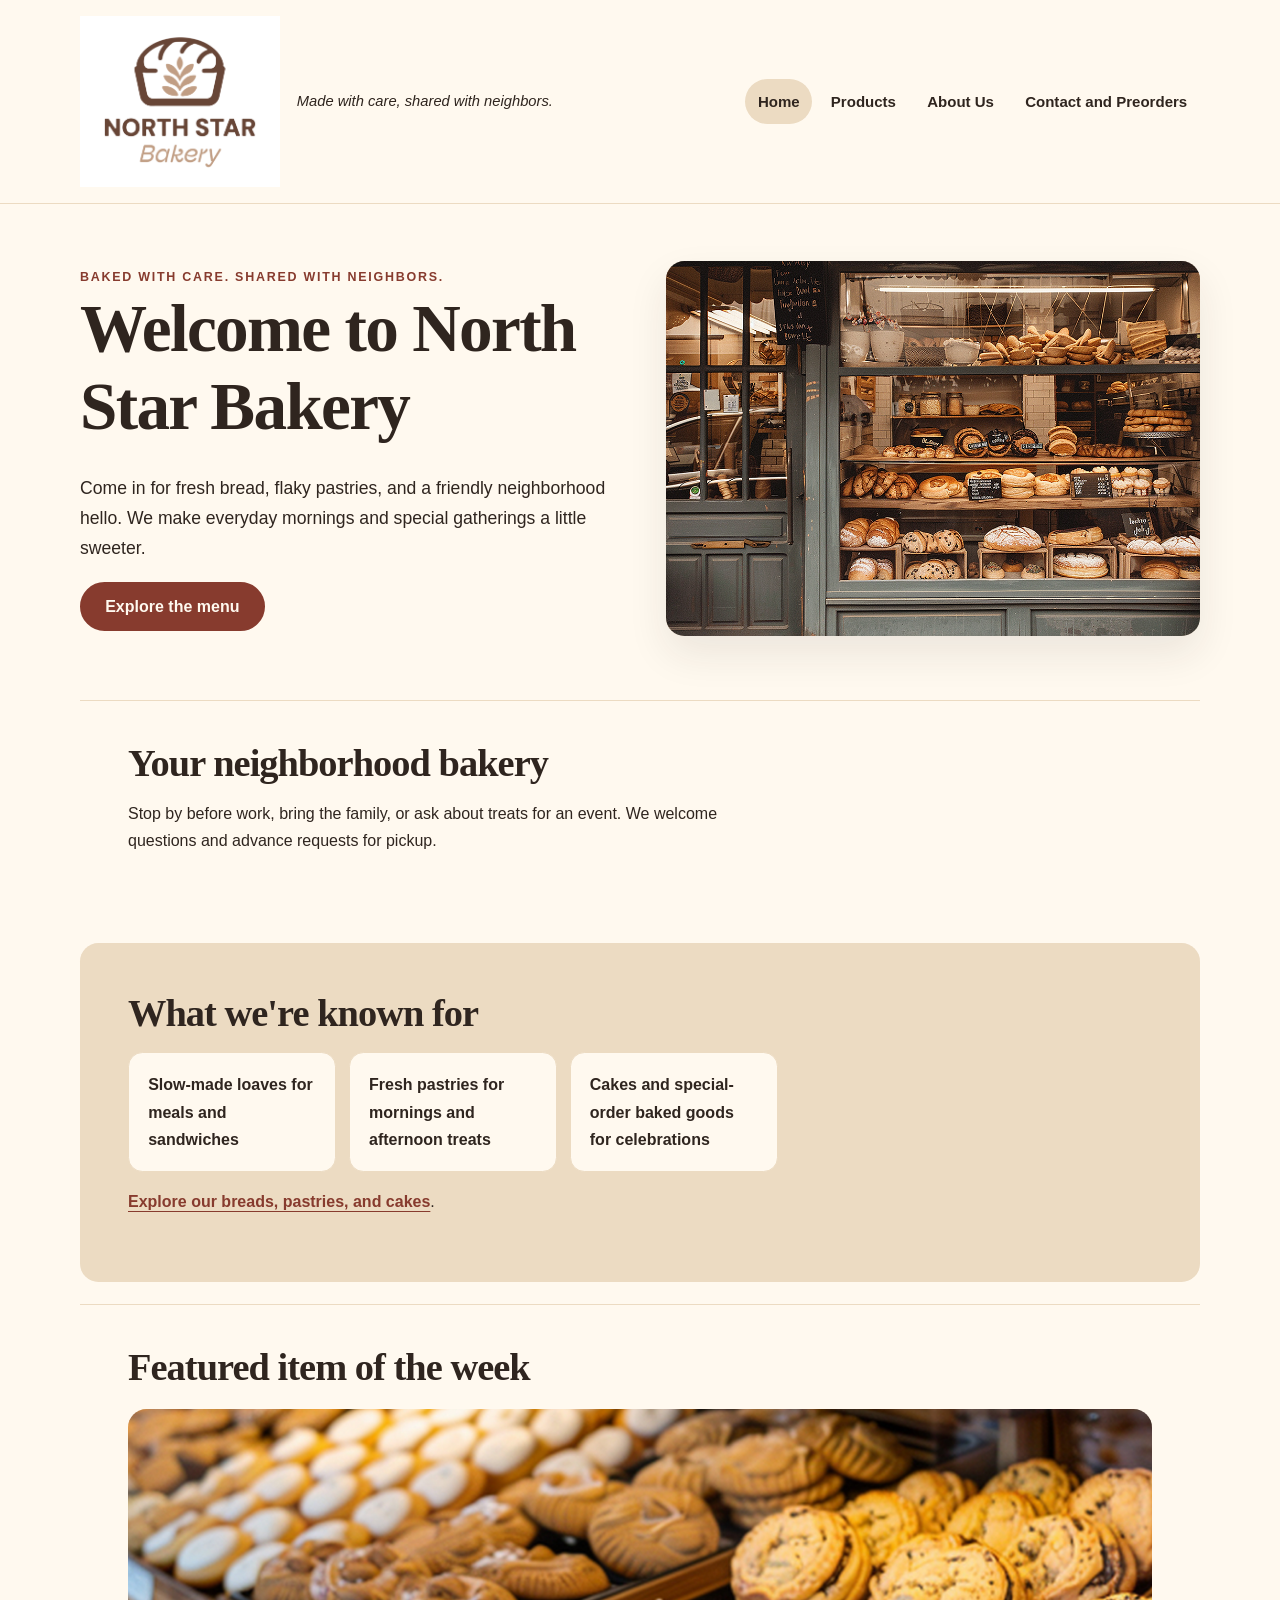
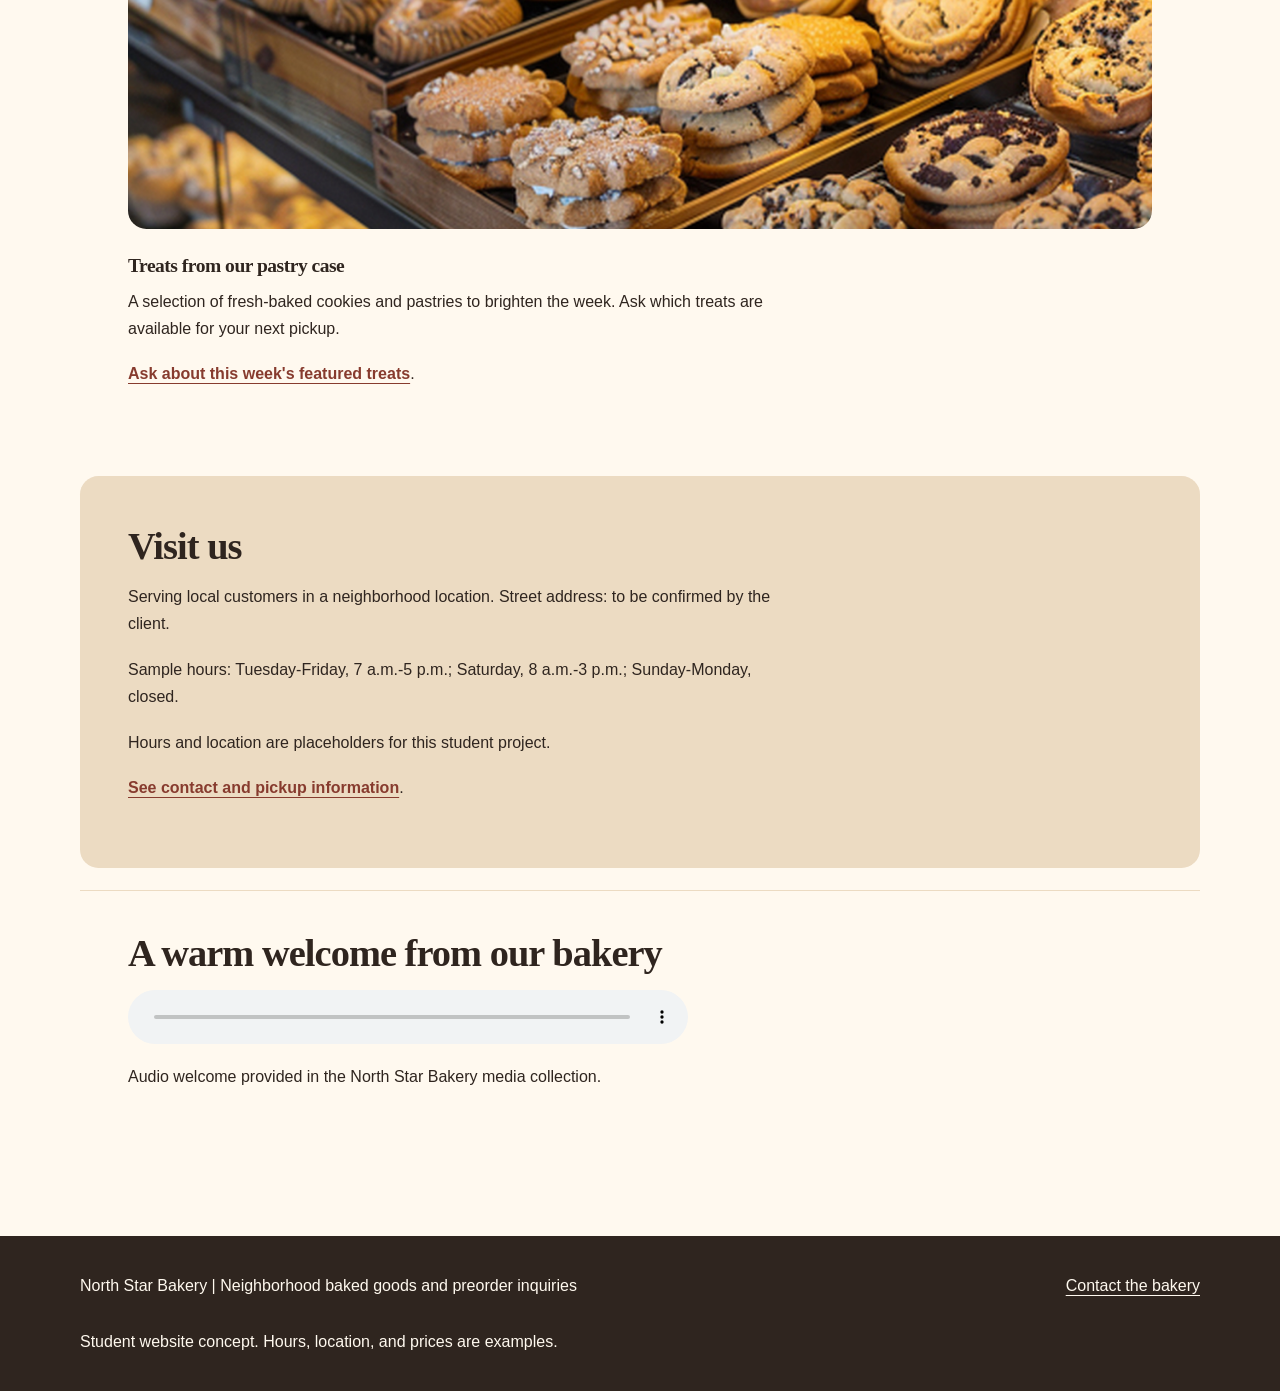
<file: index.html>
<!DOCTYPE html>
<html lang="en">
<head>
<meta charset="utf-8"/>
<meta content="width=device-width, initial-scale=1" name="viewport"/>
<meta content="Welcome to North Star Bakery for fresh breads and pastries." name="description"/>
<title>Home | North Star Bakery</title>
<link href="styles.css" rel="stylesheet"/></head>
<body class="bakery-site">
<a class="skip-link" href="#main-content">Skip to main content</a>
<header class="site-header"><div class="header-inner">
<a class="brand-link" href="index.html">
<img alt="North Star Bakery logo" class="brand-logo" src="media/bakery-logo_c.png"/>
</a>
<p class="brand-tagline">Made with care, shared with neighbors.</p>
<nav aria-label="Main navigation" class="site-nav">
<ul class="nav-links">
<li><a aria-current="page" href="index.html">Home</a></li>
<li><a href="products.html">Products</a></li>
<li><a href="about.html">About Us</a></li>
<li><a href="contact.html">Contact and Preorders</a></li>
</ul>
</nav>
</div></header>
<main class="page-container" id="main-content"><section aria-label="Page introduction" class="page-hero"><div class="hero-copy"><p class="eyebrow">Baked with care. Shared with neighbors.</p><h1>Welcome to North Star Bakery</h1><p>Come in for fresh bread, flaky pastries, and a friendly neighborhood
  hello. We make everyday mornings and special gatherings a little sweeter.</p><a class="button-link" href="products.html">Explore the menu</a></div><div class="hero-media"><img alt="North Star Bakery neighborhood storefront" decoding="async" loading="eager" src="media/bakery-storefront_c.png"/></div></section>


<section aria-labelledby="our-bakery-heading" class="content-section">
<h2 id="our-bakery-heading">Your neighborhood bakery</h2>

<p>Stop by before work, bring the family, or ask about treats for an event.
    We welcome questions and advance requests for pickup.</p>
</section>
<section aria-labelledby="specialties-heading" class="content-section surface-section">
<h2 id="specialties-heading">What we're known for</h2>
<ul class="specialty-list">
<li>Slow-made loaves for meals and sandwiches</li>
<li>Fresh pastries for mornings and afternoon treats</li>
<li>Cakes and special-order baked goods for celebrations</li>
</ul>
<p><a href="products.html">Explore our breads, pastries, and cakes</a>.</p>
</section>
<section aria-labelledby="feature-heading" class="content-section feature-section">
<h2 id="feature-heading">Featured item of the week</h2>
<picture class="feature-picture">
<source media="(min-width: 700px)" srcset="media/bakery-feature-large_c.png"/>
<img alt="Assorted freshly baked cookies and pastries in the bakery display" decoding="async" loading="lazy" src="media/bakery-feature-small_c.png"/>
</picture>
<h3>Treats from our pastry case</h3>
<p>A selection of fresh-baked cookies and pastries to brighten the week.
    Ask which treats are available for your next pickup.</p>
<p><a href="contact.html">Ask about this week's featured treats</a>.</p>
</section>
<section aria-labelledby="visit-heading" class="content-section surface-section">
<h2 id="visit-heading">Visit us</h2>
<p>Serving local customers in a neighborhood location.
    Street address: to be confirmed by the client.</p>
<p>Sample hours: Tuesday-Friday, 7 a.m.-5 p.m.; Saturday,
    8 a.m.-3 p.m.; Sunday-Monday, closed.</p>
<p>Hours and location are placeholders for this student project.</p>
<p><a href="contact.html">See contact and pickup information</a>.</p>
</section>
<section aria-labelledby="welcome-heading" class="content-section">
<h2 id="welcome-heading">A warm welcome from our bakery</h2>
<audio controls="" preload="none">
<source src="media/bakery-welcome_c.mp3" type="audio/mpeg"/>
<p>Your browser cannot play this welcome audio.
      <a href="media/bakery-welcome_c.mp3">Download the audio welcome</a>.</p>
</audio>
<p>Audio welcome provided in the North Star Bakery media collection.</p>
</section>
</main>
<footer class="site-footer"><div class="footer-inner">
<p>North Star Bakery | Neighborhood baked goods and preorder inquiries</p>
<p><a href="contact.html">Contact the bakery</a></p>
<p>Student website concept. Hours, location, and prices are examples.</p>
</div></footer>
</body>
</html>
</file>
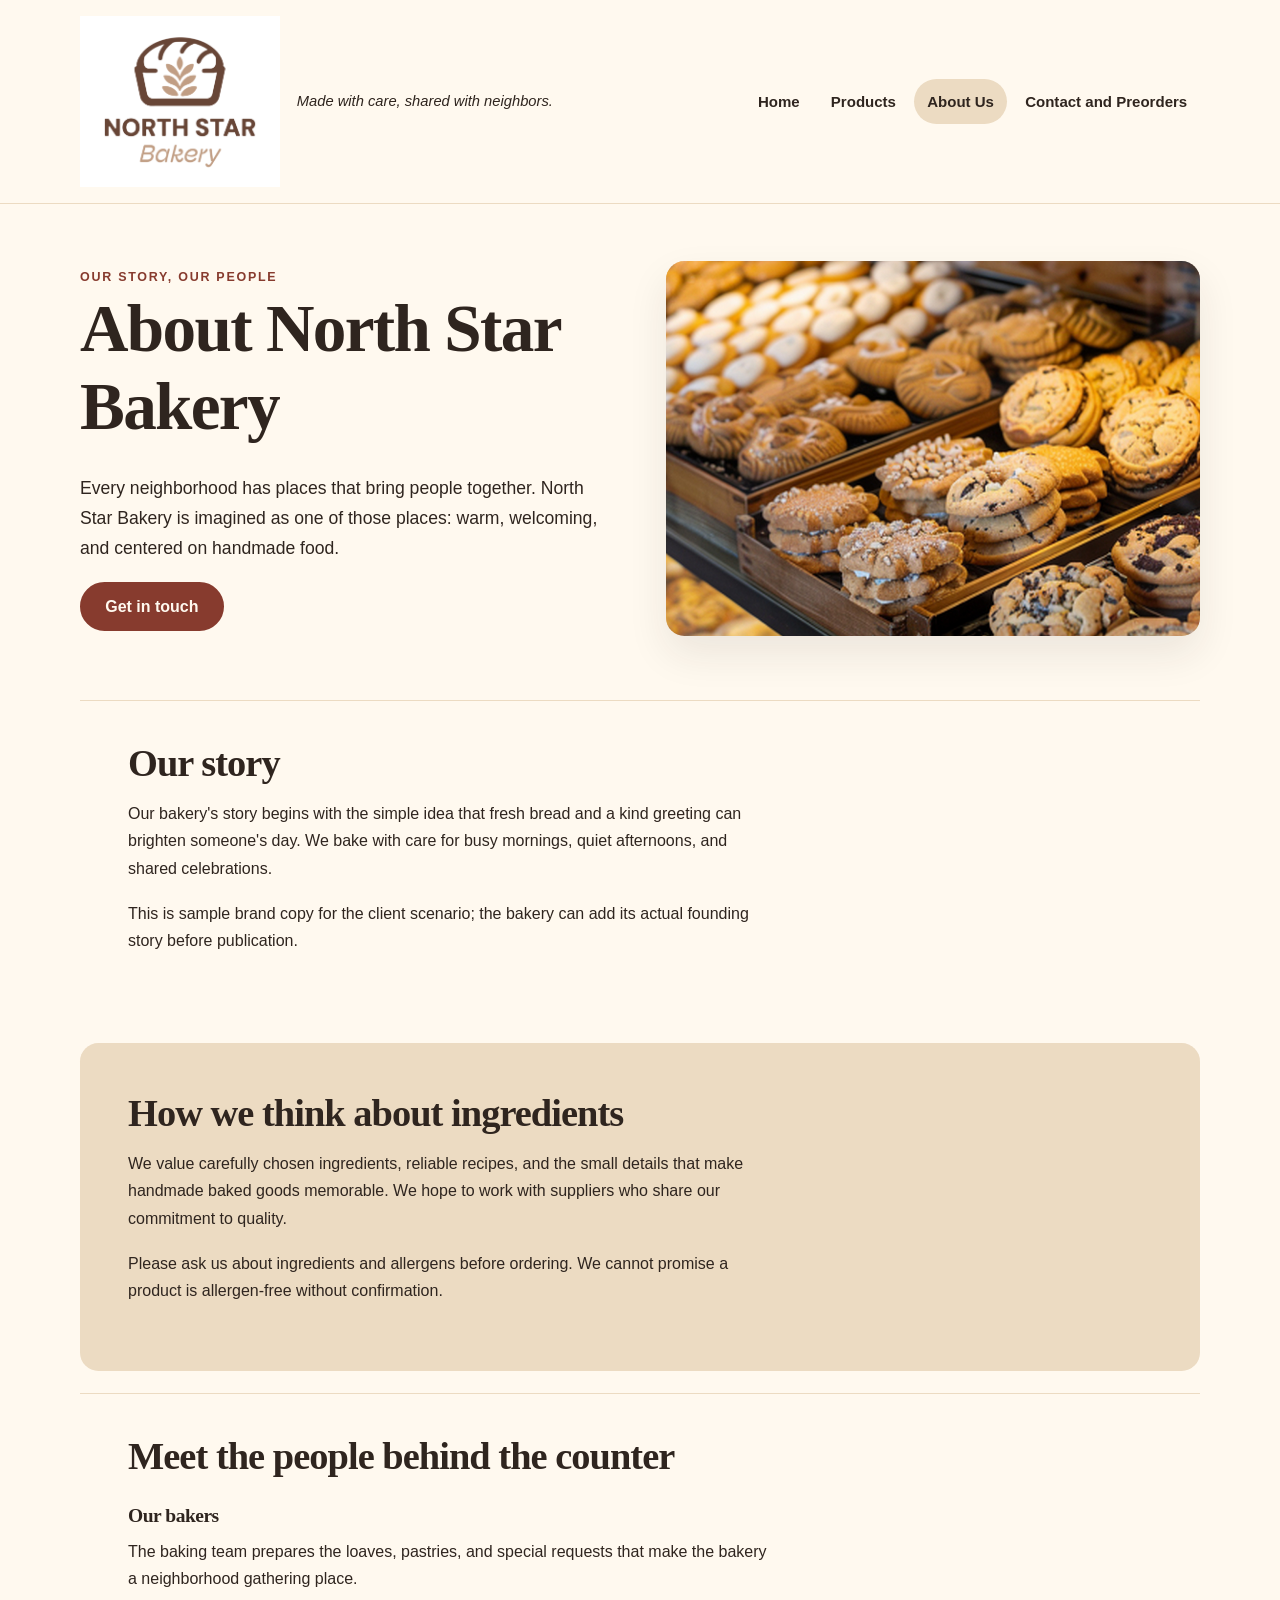
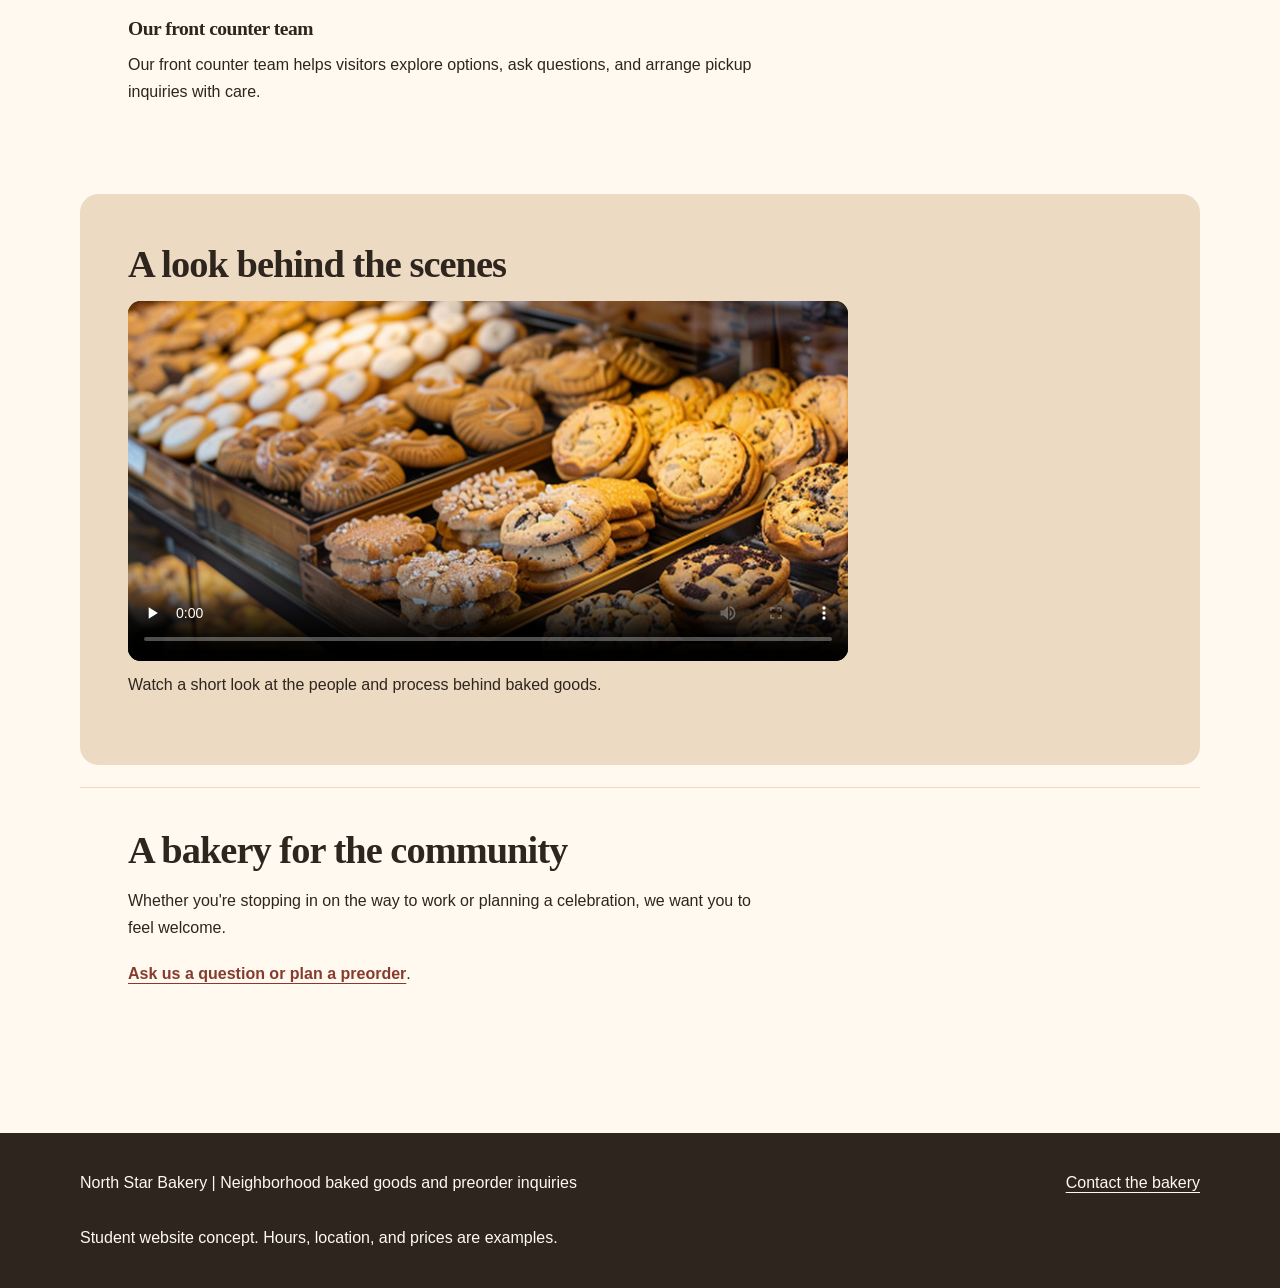
<file: about.html>
<!DOCTYPE html>
<html lang="en">
<head>
<meta charset="utf-8"/>
<meta content="width=device-width, initial-scale=1" name="viewport"/>
<meta content="Learn about our bakery story, sourcing philosophy, and staff." name="description"/>
<title>About Us | North Star Bakery</title>
<link href="styles.css" rel="stylesheet"/></head>
<body class="bakery-site">
<a class="skip-link" href="#main-content">Skip to main content</a>
<header class="site-header"><div class="header-inner">
<a class="brand-link" href="index.html">
<img alt="North Star Bakery logo" class="brand-logo" src="media/bakery-logo_c.png"/>
</a>
<p class="brand-tagline">Made with care, shared with neighbors.</p>
<nav aria-label="Main navigation" class="site-nav">
<ul class="nav-links">
<li><a href="index.html">Home</a></li>
<li><a href="products.html">Products</a></li>
<li><a aria-current="page" href="about.html">About Us</a></li>
<li><a href="contact.html">Contact and Preorders</a></li>
</ul>
</nav>
</div></header>
<main class="page-container" id="main-content"><section aria-label="Page introduction" class="page-hero"><div class="hero-copy"><p class="eyebrow">Our story, our people</p><h1>About North Star Bakery</h1><p>Every neighborhood has places that bring people together.
  North Star Bakery is imagined as one of those places: warm,
  welcoming, and centered on handmade food.</p><a class="button-link" href="contact.html">Get in touch</a></div><div class="hero-media"><img alt="Fresh baked goods from the North Star Bakery collection" decoding="async" loading="eager" src="media/bakery-feature-large_c.png"/></div></section>


<section aria-labelledby="story-heading" class="content-section">
<h2 id="story-heading">Our story</h2>
<p>Our bakery's story begins with the simple idea that fresh bread
    and a kind greeting can brighten someone's day. We bake with care
    for busy mornings, quiet afternoons, and shared celebrations.</p>
<p>This is sample brand copy for the client scenario; the bakery
    can add its actual founding story before publication.</p>
</section>
<section aria-labelledby="sourcing-heading" class="content-section surface-section">
<h2 id="sourcing-heading">How we think about ingredients</h2>
<p>We value carefully chosen ingredients, reliable recipes, and
    the small details that make handmade baked goods memorable.
    We hope to work with suppliers who share our commitment to quality.</p>
<p>Please ask us about ingredients and allergens before ordering.
    We cannot promise a product is allergen-free without confirmation.</p>
</section>
<section aria-labelledby="team-heading" class="content-section">
<h2 id="team-heading">Meet the people behind the counter</h2>
<h3>Our bakers</h3>
<p>The baking team prepares the loaves, pastries, and special requests
    that make the bakery a neighborhood gathering place.</p>
<h3>Our front counter team</h3>
<p>Our front counter team helps visitors explore options, ask questions,
    and arrange pickup inquiries with care.</p>
</section>
<section aria-labelledby="behind-scenes-heading" class="content-section surface-section">
<h2 id="behind-scenes-heading">A look behind the scenes</h2>
<video controls="" poster="media/bakery-feature-large_c.png" preload="none">
<source src="media/bakery-behind-scenes_c.mp4" type="video/mp4"/>
<p>Your browser cannot play this bakery video.
      <a href="media/bakery-behind-scenes_c.mp4">Download the video</a>.</p>
</video>
<p>Watch a short look at the people and process behind baked goods.</p>
</section>
<section aria-labelledby="community-heading" class="content-section">
<h2 id="community-heading">A bakery for the community</h2>
<p>Whether you're stopping in on the way to work or planning a
    celebration, we want you to feel welcome.</p>
<p><a href="contact.html">Ask us a question or plan a preorder</a>.</p>
</section>
</main>
<footer class="site-footer"><div class="footer-inner">
<p>North Star Bakery | Neighborhood baked goods and preorder inquiries</p>
<p><a href="contact.html">Contact the bakery</a></p>
<p>Student website concept. Hours, location, and prices are examples.</p>
</div></footer>
</body>
</html>
</file>
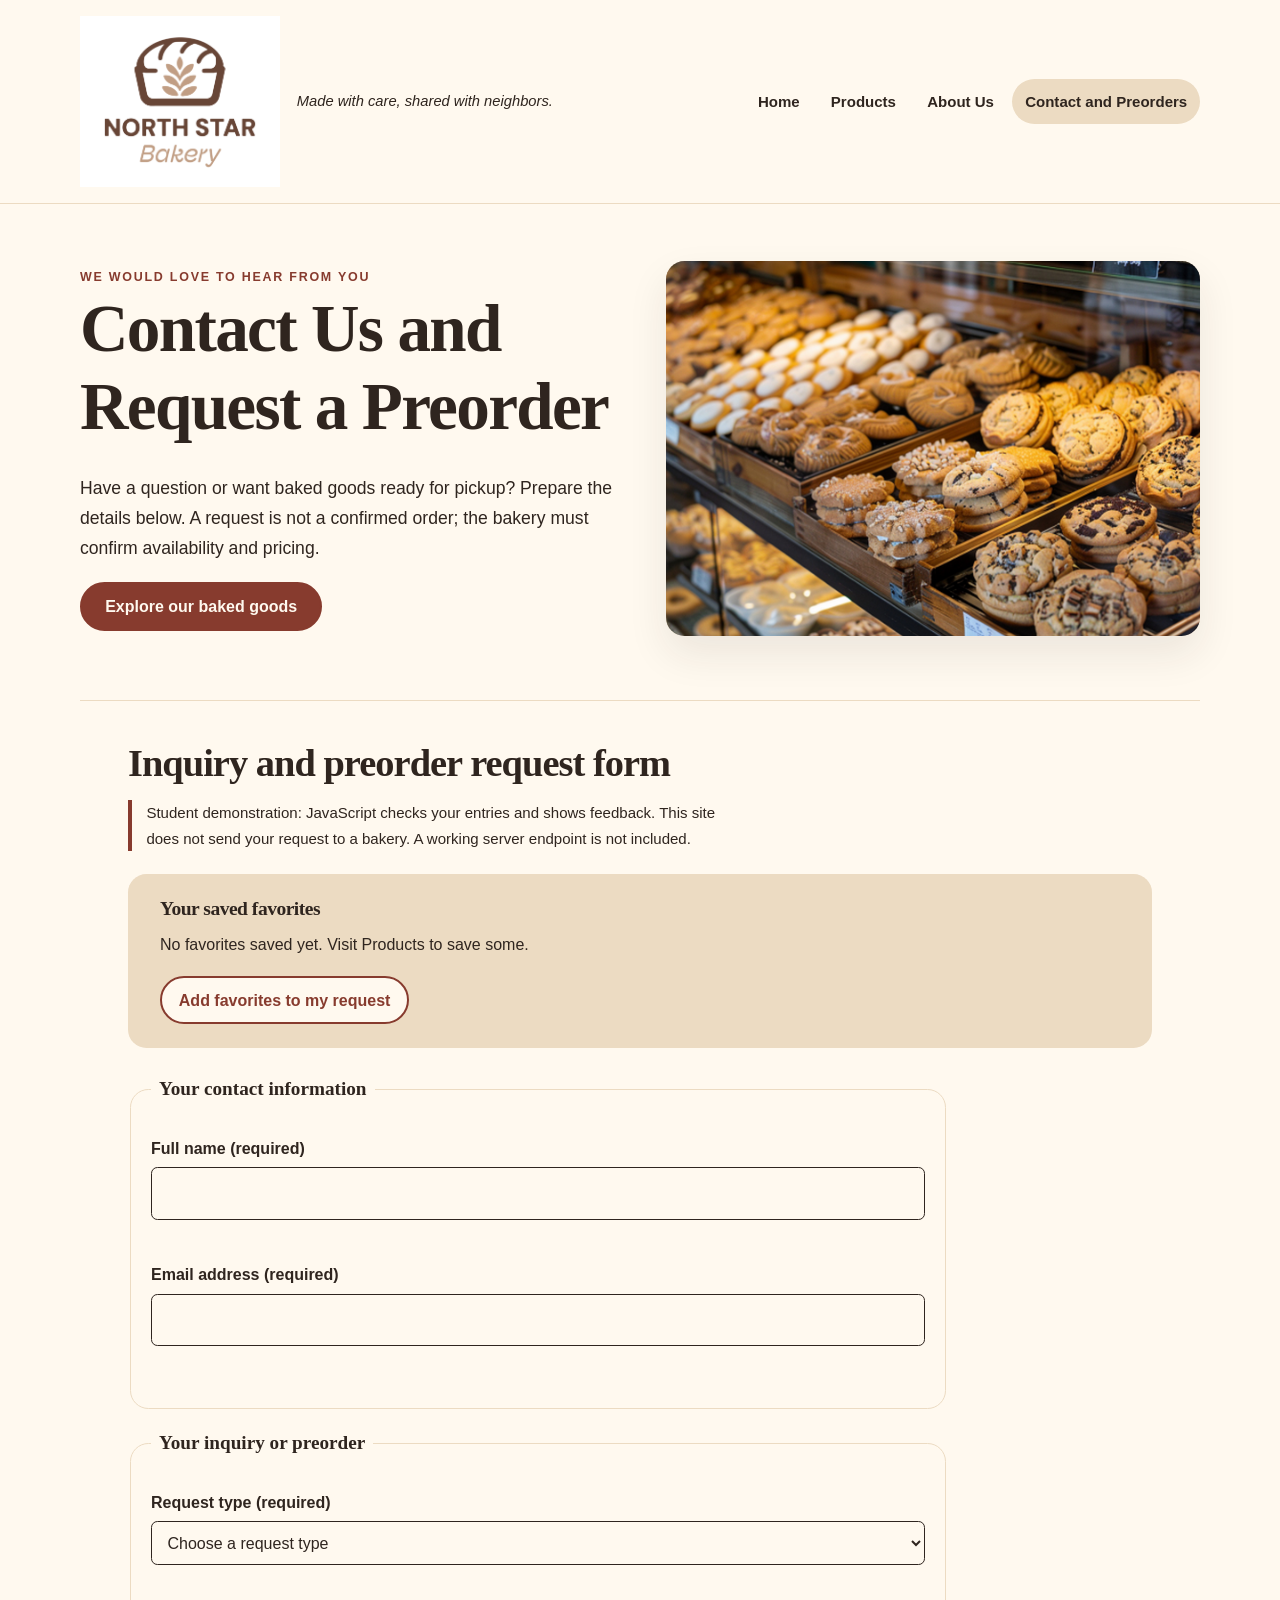
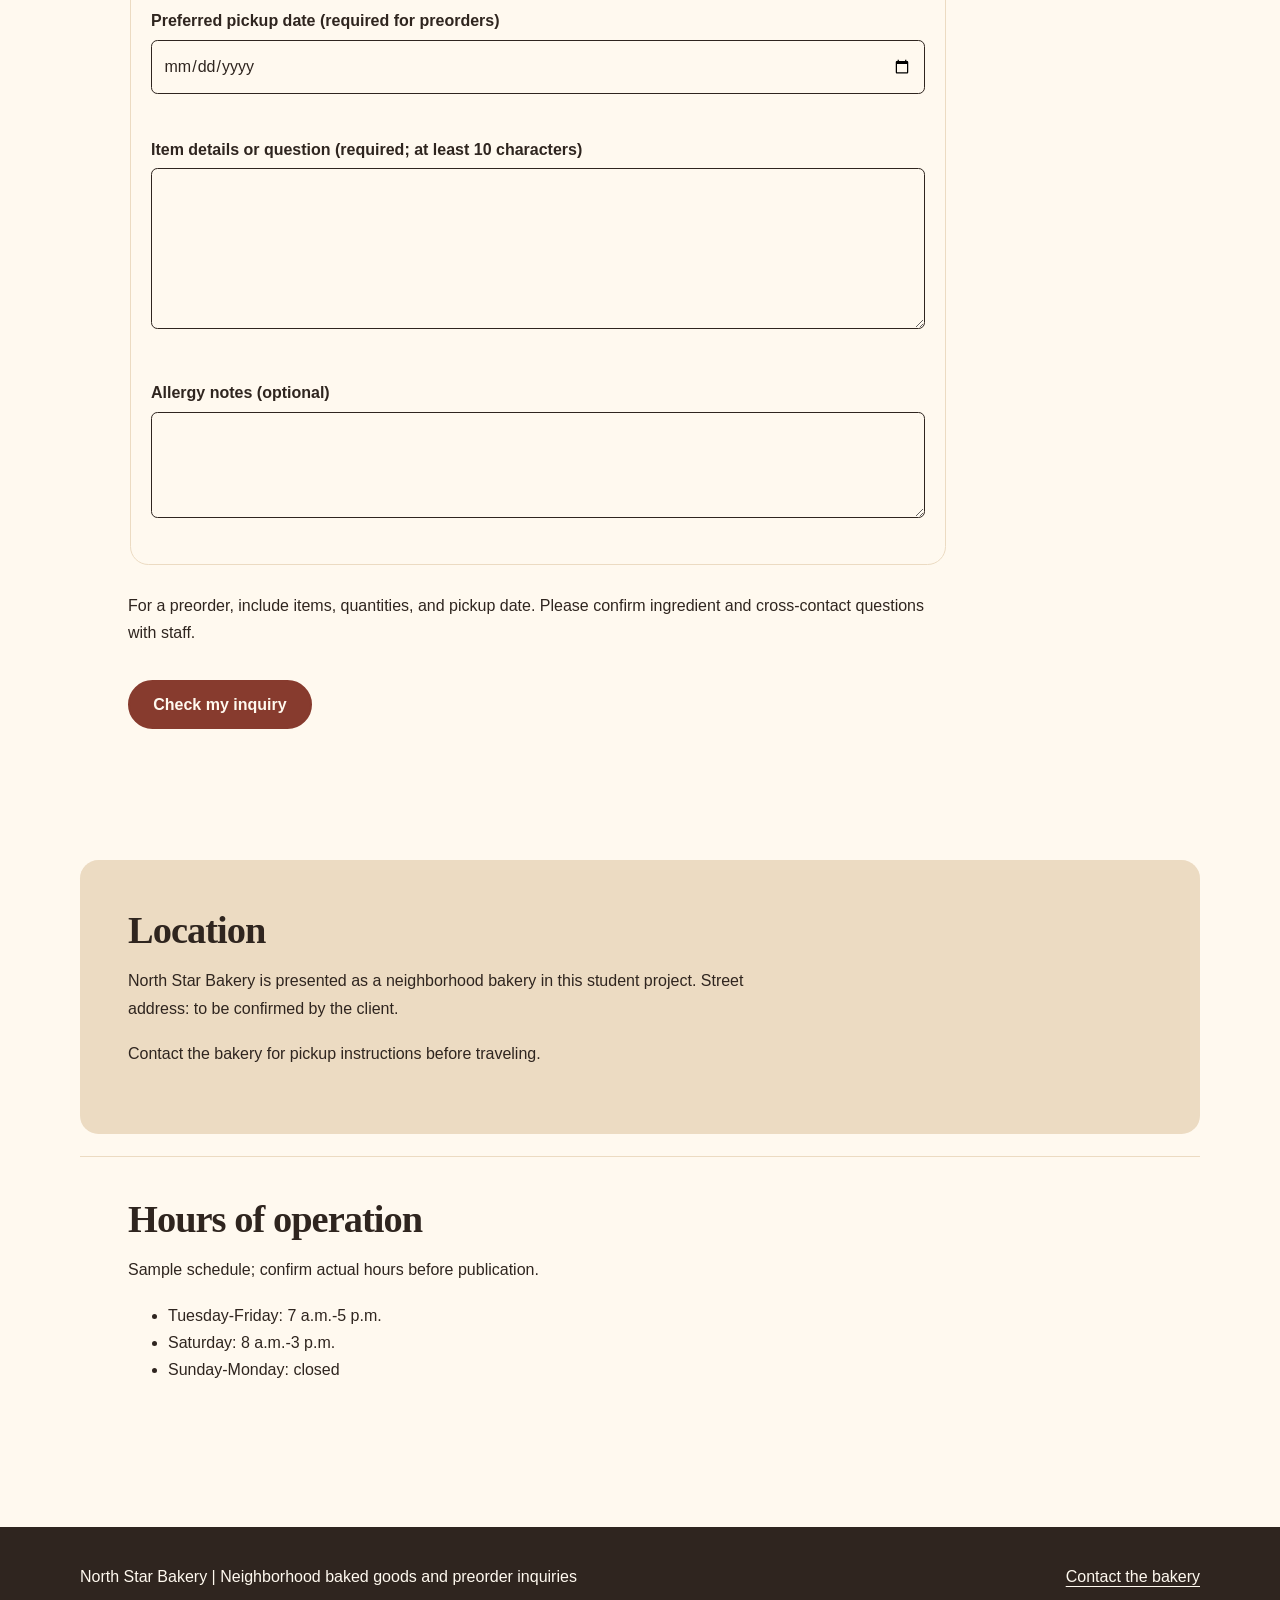
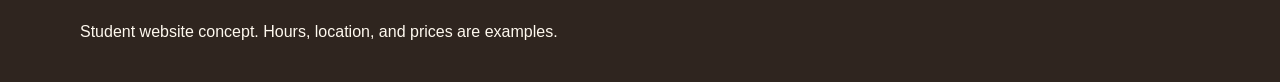
<file: contact.html>
<!DOCTYPE html>
<html lang="en">
<head>
<meta charset="utf-8">
<meta name="viewport" content="width=device-width, initial-scale=1">
<meta name="description" content="Prepare a preorder inquiry or ask North Star Bakery a question.">
<title>Contact and Preorders | North Star Bakery</title>
<link rel="stylesheet" href="styles.css">
<link rel="stylesheet" href="touchstone4.css">
<script src="touchstone4.js" defer></script>
</head>
<body class="bakery-site">
<a class="skip-link" href="#main-content">Skip to main content</a>
<header class="site-header"><div class="header-inner">
<a class="brand-link" href="index.html"><img alt="North Star Bakery logo" class="brand-logo" src="media/bakery-logo_c.png"></a>
<p class="brand-tagline">Made with care, shared with neighbors.</p>
<nav aria-label="Main navigation" class="site-nav"><ul class="nav-links">
<li><a href="index.html">Home</a></li><li><a href="products.html">Products</a></li>
<li><a href="about.html">About Us</a></li><li><a aria-current="page" href="contact.html">Contact and Preorders</a></li>
</ul></nav></div></header>
<main class="page-container" id="main-content">
<section class="page-hero" aria-label="Page introduction"><div class="hero-copy">
<p class="eyebrow">We would love to hear from you</p><h1>Contact Us and Request a Preorder</h1>
<p>Have a question or want baked goods ready for pickup? Prepare the details below. A request is not a confirmed order; the bakery must confirm availability and pricing.</p>
<a class="button-link" href="products.html">Explore our baked goods</a></div>
<div class="hero-media"><img alt="Fresh pastries from the North Star Bakery display" src="media/bakery-feature-small_c.png" decoding="async"></div></section>

<section aria-labelledby="request-heading" class="content-section">
<h2 id="request-heading">Inquiry and preorder request form</h2>
<p class="prototype-note">Student demonstration: JavaScript checks your entries and shows feedback. This site does not send your request to a bakery. A working server endpoint is not included.</p>
<div class="favorites-import" aria-labelledby="saved-products-heading">
<h3 id="saved-products-heading">Your saved favorites</h3>
<p id="contact-favorites" aria-live="polite">Checking for saved favorites...</p>
<button type="button" class="favorite-button" id="use-favorites">Add favorites to my request</button>
</div>
<form class="request-form" id="bakery-request-form" novalidate>
<fieldset class="form-group"><legend>Your contact information</legend>
<p class="field-row"><label class="field-label" for="customer-name">Full name (required)</label>
<input type="text" id="customer-name" name="customer_name" autocomplete="name" minlength="2" maxlength="80" required aria-describedby="customer-name-error">
<span id="customer-name-error" class="field-error" aria-live="polite"></span></p>
<p class="field-row"><label class="field-label" for="customer-email">Email address (required)</label>
<input type="email" id="customer-email" name="customer_email" autocomplete="email" required aria-describedby="customer-email-error">
<span id="customer-email-error" class="field-error" aria-live="polite"></span></p>
</fieldset>
<fieldset class="form-group"><legend>Your inquiry or preorder</legend>
<p class="field-row"><label class="field-label" for="request-type">Request type (required)</label>
<select id="request-type" name="request_type" required aria-describedby="request-type-error">
<option value="">Choose a request type</option><option value="preorder">Preorder request</option><option value="question">General question</option>
</select><span id="request-type-error" class="field-error" aria-live="polite"></span></p>
<p class="field-row"><label class="field-label" for="pickup-date">Preferred pickup date (required for preorders)</label>
<input type="date" id="pickup-date" name="pickup_date" aria-describedby="pickup-date-error">
<span id="pickup-date-error" class="field-error" aria-live="polite"></span></p>
<p class="field-row"><label class="field-label" for="item-details">Item details or question (required; at least 10 characters)</label>
<textarea id="item-details" name="item_details" rows="5" cols="45" minlength="10" maxlength="1000" required aria-describedby="item-details-error"></textarea>
<span id="item-details-error" class="field-error" aria-live="polite"></span></p>
<p class="field-row"><label class="field-label" for="allergy-notes">Allergy notes (optional)</label>
<textarea id="allergy-notes" name="allergy_notes" rows="3" cols="45" maxlength="500"></textarea></p>
</fieldset>
<p>For a preorder, include items, quantities, and pickup date. Please confirm ingredient and cross-contact questions with staff.</p>
<button class="form-submit" type="submit">Check my inquiry</button>
<p id="form-status" class="form-status" role="status" aria-live="polite"></p>
</form></section>
<section aria-labelledby="location-heading" class="content-section surface-section">
<h2 id="location-heading">Location</h2>
<p>North Star Bakery is presented as a neighborhood bakery in this student project. Street address: to be confirmed by the client.</p>
<p>Contact the bakery for pickup instructions before traveling.</p></section>
<section aria-labelledby="hours-heading" class="content-section">
<h2 id="hours-heading">Hours of operation</h2><p>Sample schedule; confirm actual hours before publication.</p>
<ul><li>Tuesday-Friday: 7 a.m.-5 p.m.</li><li>Saturday: 8 a.m.-3 p.m.</li><li>Sunday-Monday: closed</li></ul></section>
</main><footer class="site-footer"><div class="footer-inner">
<p>North Star Bakery | Neighborhood baked goods and preorder inquiries</p>
<p><a href="contact.html">Contact the bakery</a></p>
<p>Student website concept. Hours, location, and prices are examples.</p>
</div></footer>
</body></html>
</file>
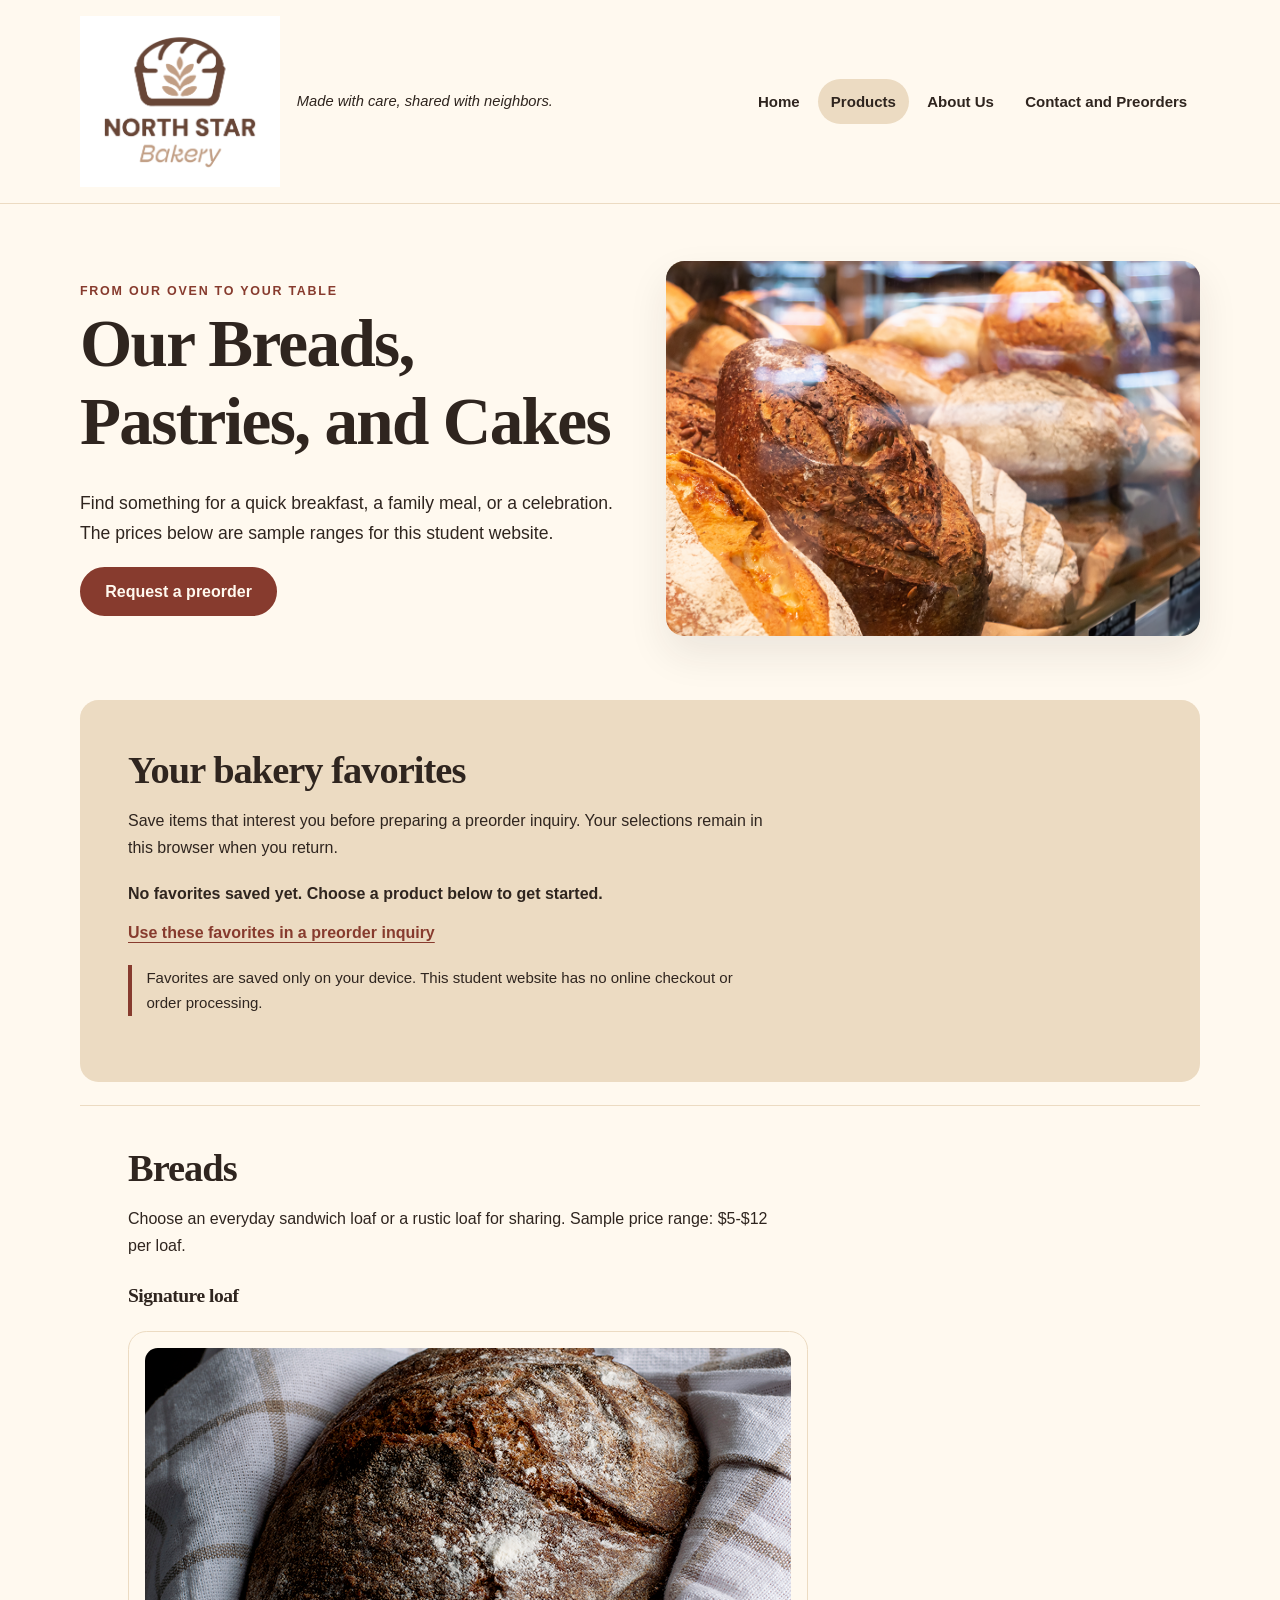
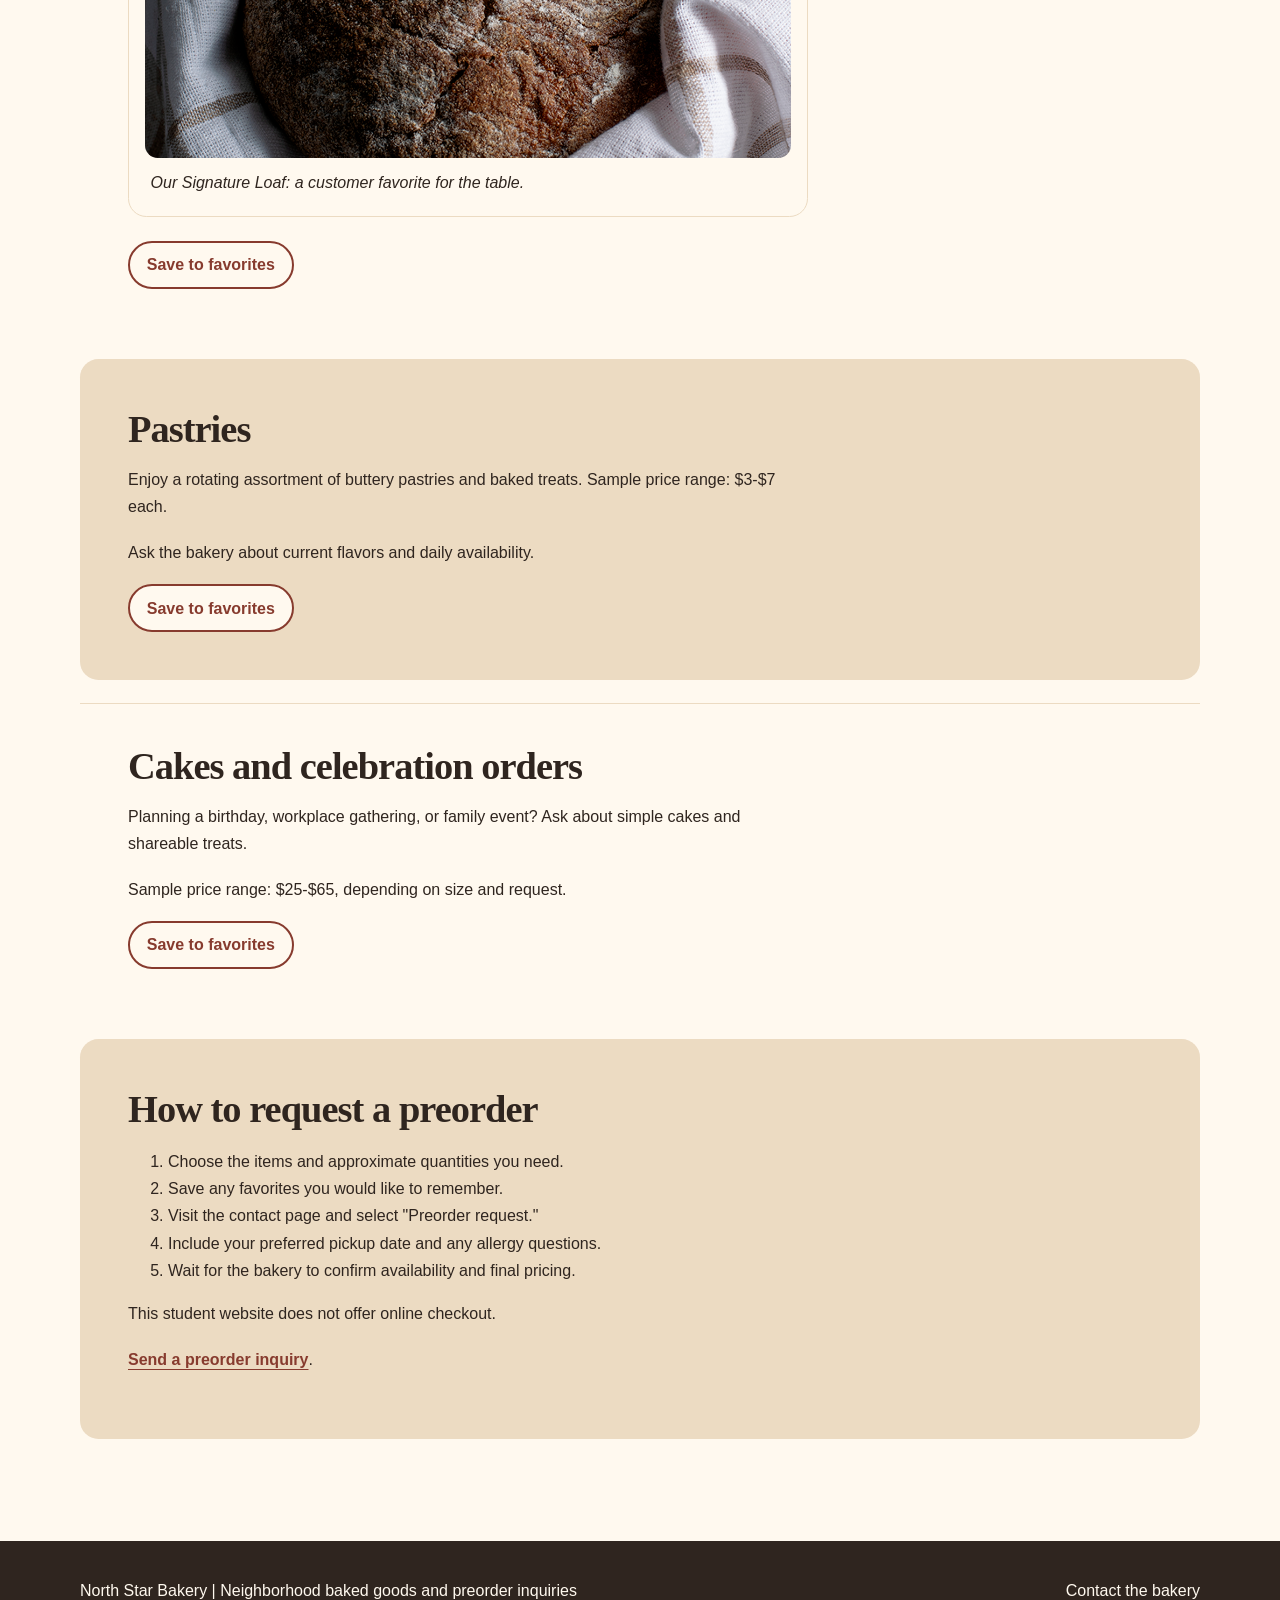
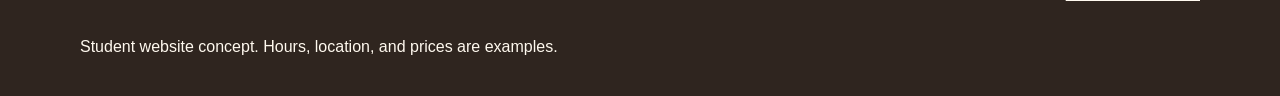
<file: products.html>
<!DOCTYPE html>
<html lang="en">
<head>
<meta charset="utf-8">
<meta name="viewport" content="width=device-width, initial-scale=1">
<meta name="description" content="Explore breads, pastries, cakes, and save favorites for your North Star Bakery preorder inquiry.">
<title>Products | North Star Bakery</title>
<link rel="stylesheet" href="styles.css">
<link rel="stylesheet" href="touchstone4.css">
<script src="touchstone4.js" defer></script>
</head>
<body class="bakery-site">
<a class="skip-link" href="#main-content">Skip to main content</a>
<header class="site-header"><div class="header-inner">
<a class="brand-link" href="index.html"><img alt="North Star Bakery logo" class="brand-logo" src="media/bakery-logo_c.png"></a>
<p class="brand-tagline">Made with care, shared with neighbors.</p>
<nav aria-label="Main navigation" class="site-nav"><ul class="nav-links">
<li><a href="index.html">Home</a></li><li><a aria-current="page" href="products.html">Products</a></li>
<li><a href="about.html">About Us</a></li><li><a href="contact.html">Contact and Preorders</a></li>
</ul></nav></div></header>
<main class="page-container" id="main-content">
<section class="page-hero" aria-label="Page introduction"><div class="hero-copy">
<p class="eyebrow">From our oven to your table</p><h1>Our Breads, Pastries, and Cakes</h1>
<p>Find something for a quick breakfast, a family meal, or a celebration. The prices below are sample ranges for this student website.</p>
<a class="button-link" href="contact.html">Request a preorder</a></div>
<div class="hero-media"><img alt="Fresh artisan bread loaves ready to enjoy" src="media/bakery-bread_c.png" decoding="async"></div></section>

<section aria-labelledby="favorites-heading" class="content-section surface-section" id="favorites-panel">
<h2 id="favorites-heading">Your bakery favorites</h2>
<p>Save items that interest you before preparing a preorder inquiry. Your selections remain in this browser when you return.</p>
<p class="favorite-summary" id="favorites-summary" role="status" aria-live="polite">Loading your favorites...</p>
<ul id="favorites-list" class="favorites-list" aria-label="Saved bakery favorites"></ul>
<p><a href="contact.html">Use these favorites in a preorder inquiry</a></p>
<p class="prototype-note">Favorites are saved only on your device. This student website has no online checkout or order processing.</p>
</section>

<section aria-labelledby="breads-heading" class="content-section">
<h2 id="breads-heading">Breads</h2>
<p>Choose an everyday sandwich loaf or a rustic loaf for sharing. Sample price range: $5-$12 per loaf.</p>
<h3>Signature loaf</h3>
<figure class="signature-figure"><img alt="Round rustic brown signature loaf resting on a white linen cloth" src="media/bakery-signature-loaf_c.png" loading="lazy">
<figcaption>Our Signature Loaf: a customer favorite for the table.</figcaption></figure>
<button type="button" class="favorite-button" data-favorite-id="signature-loaf" aria-pressed="false">Save to favorites</button>
</section>
<section aria-labelledby="pastries-heading" class="content-section surface-section">
<h2 id="pastries-heading">Pastries</h2>
<p>Enjoy a rotating assortment of buttery pastries and baked treats. Sample price range: $3-$7 each.</p>
<p>Ask the bakery about current flavors and daily availability.</p>
<button type="button" class="favorite-button" data-favorite-id="pastries" aria-pressed="false">Save to favorites</button>
</section>
<section aria-labelledby="cakes-heading" class="content-section">
<h2 id="cakes-heading">Cakes and celebration orders</h2>
<p>Planning a birthday, workplace gathering, or family event? Ask about simple cakes and shareable treats.</p>
<p>Sample price range: $25-$65, depending on size and request.</p>
<button type="button" class="favorite-button" data-favorite-id="cakes" aria-pressed="false">Save to favorites</button>
</section>
<section aria-labelledby="ordering-heading" class="content-section surface-section">
<h2 id="ordering-heading">How to request a preorder</h2>
<ol><li>Choose the items and approximate quantities you need.</li>
<li>Save any favorites you would like to remember.</li>
<li>Visit the contact page and select "Preorder request."</li>
<li>Include your preferred pickup date and any allergy questions.</li>
<li>Wait for the bakery to confirm availability and final pricing.</li></ol>
<p>This student website does not offer online checkout.</p><p><a href="contact.html">Send a preorder inquiry</a>.</p>
</section>
</main><footer class="site-footer"><div class="footer-inner">
<p>North Star Bakery | Neighborhood baked goods and preorder inquiries</p>
<p><a href="contact.html">Contact the bakery</a></p>
<p>Student website concept. Hours, location, and prices are examples.</p>
</div></footer>
</body></html>
</file>
<file: styles.css>
/* North Star Bakery — Touchstone 3: responsive site design */
:root {
  --ink: #2f251f;       /* deep espresso */
  --cream: #fff9ef;     /* warm cream */
  --berry: #873b2e;     /* bakery red */
  --oat: #ecdbc2;       /* soft wheat */
  --radius: 1.15rem;
  --shadow: 0 18px 40px rgba(47, 37, 31, 0.09);
}
*, *::before, *::after { box-sizing: border-box; }
html { scroll-behavior: smooth; }
body { margin: 0; background: var(--cream); color: var(--ink); font: 1rem/1.7 Arial, Helvetica, sans-serif; }
img, picture, video { max-width: 100%; height: auto; }
img { display: block; }
a { color: var(--berry); text-underline-offset: .22em; }
a:hover { text-decoration-thickness: .13em; }
a:focus-visible, button:focus-visible, input:focus-visible, select:focus-visible, textarea:focus-visible { outline: 3px solid var(--berry); outline-offset: 4px; }
h1,h2,h3 { font-family: Georgia, 'Times New Roman', serif; font-weight: 700; line-height: 1.16; letter-spacing: -.025em; }
h1 { font-size: clamp(2.2rem, 6vw, 4.2rem); margin: .15rem 0 1.1rem; }
h2 { font-size: clamp(1.6rem, 3vw, 2.4rem); margin: 0 0 .9rem; }
h3 { font-size: 1.22rem; margin: 1.6rem 0 .5rem; }
p { margin: .65rem 0 1.15rem; }
.skip-link { position: absolute; transform: translateY(-170%); z-index: 10; background: var(--cream); color: var(--ink); padding: .7rem 1rem; }
.skip-link:focus { transform: translateY(0); left: 1rem; top: .5rem; }
.site-header { border-bottom: 1px solid var(--oat); background: var(--cream); }
.header-inner, .page-container, .footer-inner { width: min(100% - 2.4rem, 1120px); margin-inline: auto; }
.header-inner { display: flex; flex-direction: column; align-items: center; padding: 1.25rem 0 .85rem; gap: .45rem; }
.brand-link { display: block; }
.brand-logo { width: clamp(135px, 22vw, 200px); height: auto; object-fit: contain; }
.brand-tagline { font-size: .92rem; font-style: italic; margin: -.1rem 0 .4rem; text-align: center; }
.site-nav { width: 100%; }
.nav-links { margin: 0; padding: 0; display: flex; justify-content: center; flex-wrap: wrap; gap: .35rem; list-style: none; }
.nav-links a { display: inline-block; padding: .6rem .8rem; border-radius: 100px; color: var(--ink); font-size: .94rem; font-weight: bold; text-decoration: none; }
.nav-links a:hover, .nav-links a[aria-current='page'] { background: var(--oat); color: var(--ink); }
.page-container { padding-block: 2.2rem 4rem; }
.page-hero { display: flex; flex-direction: column-reverse; gap: 2rem; align-items: stretch; margin-bottom: 3.25rem; }
.hero-copy { display: flex; flex-direction: column; align-items: flex-start; justify-content: center; }
.hero-copy > p:not(.eyebrow) { max-width: 58ch; font-size: 1.1rem; }
.eyebrow { margin: 0; text-transform: uppercase; letter-spacing: .14em; font-size: .78rem; font-weight: bold; color: var(--berry); }
.button-link, .form-submit { display: inline-block; background: var(--berry); color: var(--cream); border: 2px solid var(--berry); border-radius: 999px; padding: .73rem 1.45rem; font-weight: bold; line-height: 1.35; text-decoration: none; cursor: pointer; font-size: 1rem; }
.button-link:hover, .form-submit:hover { background: var(--ink); border-color: var(--ink); color: var(--cream); }
.hero-media { overflow: hidden; background: var(--oat); border-radius: var(--radius); min-height: 240px; box-shadow: var(--shadow); }
.hero-media img { width: 100%; height: 100%; min-height: 240px; object-fit: cover; aspect-ratio: 16/11; }
.content-section { padding: 2rem 0 2.5rem; border-top: 1px solid var(--oat); max-width: 100%; }
.content-section > p, .content-section > ol, .content-section > ul { max-width: 73ch; }
.surface-section { padding: 2.2rem; background: var(--oat); border-radius: var(--radius); margin-block: 1.4rem; border-top: none; }
.content-section a { font-weight: bold; }
.specialty-list { display: flex; flex-direction: column; padding: 0; gap: .8rem; list-style: none; }
.specialty-list li { background: var(--cream); border: 1px solid var(--oat); border-radius: .9rem; padding: 1.15rem 1.2rem; flex: 1; font-weight: bold; }
.feature-picture { display: block; margin: 1.2rem 0; }
.feature-picture img { width: 100%; max-height: 420px; object-fit: cover; border-radius: var(--radius); }
.signature-figure { margin: 1.5rem 0; padding: 1rem; background: var(--cream); border: 1px solid var(--oat); border-radius: var(--radius); max-width: 680px; }
.signature-figure img { width: 100%; border-radius: .8rem; max-height: 410px; object-fit: cover; }
figcaption { font-style: italic; padding: .7rem .35rem .2rem; }
video { width: min(100%, 720px); display: block; border-radius: .8rem; background: var(--ink); }
audio { width: min(100%, 560px); }
.request-form { max-width: 820px; display: flex; flex-direction: column; gap: 1rem; }
.form-group { border: 1px solid var(--oat); border-radius: var(--radius); background: var(--cream); padding: 1.25rem; min-width: 0; }
.form-group legend { font-family: Georgia, 'Times New Roman', serif; font-weight: bold; font-size: 1.2rem; padding: .15rem .5rem; }
.field-row { margin: .4rem 0 1.1rem; }
.field-label { display: block; margin-bottom: .35rem; font-weight: bold; }
input, select, textarea { width: 100%; max-width: 100%; border: 1.5px solid var(--ink); border-radius: .4rem; padding: .72rem; color: var(--ink); background: var(--cream); font: inherit; }
textarea { resize: vertical; }
.form-submit { align-self: flex-start; }
.prototype-note { border-left: 4px solid var(--berry); padding-left: .9rem; font-size: .94rem; }
.site-footer { background: var(--ink); color: var(--cream); }
.footer-inner { display: flex; flex-direction: column; gap: .15rem; align-items: flex-start; padding-block: 2rem; }
.footer-inner p { margin: .25rem 0; }
.footer-inner a { color: var(--cream); }
@media (min-width: 720px) {
  .header-inner { flex-direction: row; justify-content: space-between; flex-wrap: wrap; padding: 1rem 0; }
  .brand-tagline { margin: 0 auto 0 .6rem; }
  .site-nav { width: auto; }
  .nav-links { justify-content: flex-end; }
  .page-container { padding-block: 3.6rem 5rem; }
  .page-hero { flex-direction: row; align-items: center; gap: clamp(1.5rem, 4vw, 4rem); min-height: 370px; }
  .hero-copy, .hero-media { flex: 1 1 0; min-width: 0; }
  .hero-media img { min-height: 375px; }
  .specialty-list { flex-direction: row; }
  .footer-inner { flex-direction: row; align-items: center; justify-content: space-between; gap: 1.25rem; flex-wrap: wrap; }
}
@media (min-width: 980px) {
  .content-section { padding: 2.5rem 3rem 3rem; }
  .surface-section { padding: 3rem; }
  .page-hero { margin-bottom: 4rem; }
}
@media (prefers-reduced-motion: reduce) { html { scroll-behavior: auto; } }
</file>
<file: touchstone4.css>
/* Touchstone 4 additions: inherits Touchstone 3 colors and fonts. */
.favorite-summary { font-weight: bold; margin-bottom: .75rem; }
.favorites-list { margin: 0 0 1rem; padding-left: 1.35rem; }
.favorites-list:empty { display: none; }
.favorite-button {
  display: inline-block; padding: .65rem 1.05rem; border: 2px solid var(--berry);
  color: var(--berry); background: var(--cream); border-radius: 999px;
  font: inherit; font-weight: bold; cursor: pointer; line-height: 1.45;
}
.favorite-button:hover, .favorite-button[aria-pressed="true"] { background: var(--berry); color: var(--cream); }
.favorite-button:focus-visible { outline: 3px solid var(--berry); outline-offset: 4px; }
.favorites-import { background: var(--oat); padding: 1.25rem; margin: 1.4rem 0; border-radius: var(--radius); }
.favorites-import h3 { margin-top: 0; }
.field-error { display: block; color: var(--berry); font-weight: bold; margin-top: .3rem; min-height: 1.2em; }
[aria-invalid="true"] { border: 3px solid var(--berry); }
.form-status { font-weight: bold; padding: .5rem 0; max-width: 68ch; }
.form-status.is-error { color: var(--berry); }
@media (min-width: 720px) { .favorites-import { padding: 1.5rem 2rem; } }
</file>
